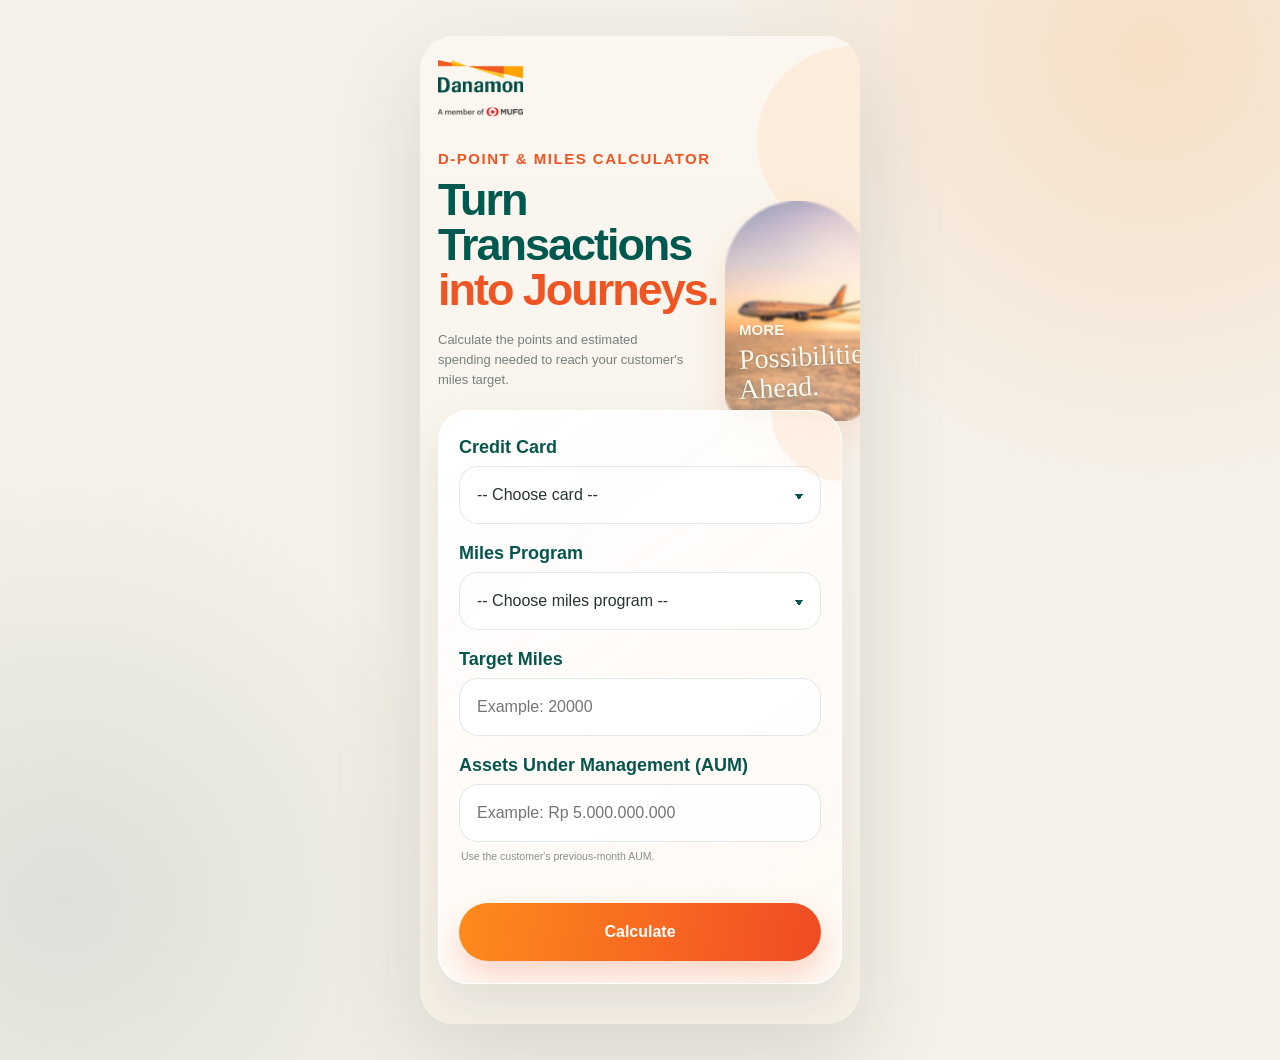
<file: index.html>
<!DOCTYPE html>
<html lang="en">
<head>
    <meta charset="UTF-8">
    <meta name="viewport" content="width=device-width, initial-scale=1.0">

    <title>D-Point & Miles Calculator</title>

    <link rel="stylesheet" href="style.css">
</head>

<body>

    <div class="container">

        <header class="app-header">

<div class="brand-row">

    <img
        src="Logo Danamon.png"
        alt="Danamon"
        class="danamon-logo"
    >

</div>


    <div class="hero">

        <p class="eyebrow">
            D-POINT & MILES CALCULATOR
        </p>

        <h1>
            Turn Transactions
            <span>into Journeys.</span>
        </h1>

        <p class="subtitle">
            Calculate the points and estimated spending needed
            to reach your customer's miles target.
        </p>

       <div class="hero-visual">

    <img
        src="travel-plan.jpg"
        alt="Travel journey"
        class="hero-travel-image"
    >

    <div class="hero-message">
        <span>MORE</span>
        <strong>Possibilities</strong>
        <strong>Ahead.</strong>
    </div>


        </div>

    </div>

</header>

        <div class="calculator">

            <label for="card">Credit Card</label>
            <select id="card">
                <option value="">-- Choose card --</option>
                <option value="amex-platinum">Amex Platinum</option>
                <option value="amex-gold">Amex Gold</option>
                <option value="jcb">JCB Precious</option>
                <option value="world-elite">Mastercard World Elite</option>
            </select>


            <label for="program">Miles Program</label>
            <select id="program">
                <option value="">-- Choose miles program --</option>
            </select>


            <label for="miles">Target Miles</label>
            <input
                type="number"
                id="miles"
                placeholder="Example: 20000"
            >

           <label for="aum">Assets Under Management (AUM)</label>

<input
    type="text"
    id="aum"
    inputmode="numeric"
    placeholder="Example: Rp 5.000.000.000"
>

<small class="helper-text">
    Use the customer's previous-month AUM.
</small>


<div id="transactionTypeSection">

    <label for="transactionType">
        Transaction Type
    </label>

    <select id="transactionType">
        <option value="domestic">Domestic</option>
        <option value="overseas">Overseas</option>
    </select>

</div>


<div id="cardLimitSection">

    <label for="cardLimit">
        Credit Card Limit
    </label>

    <input
        type="text"
        id="cardLimit"
        inputmode="numeric"
        placeholder="Example: Rp 100.000.000"
    >

    <small class="helper-text">
        Used to determine the monthly bonus-eligible transaction cap.
    </small>

</div>


<button id="calculateButton">
    Calculate
</button>

</div>
        <div id="result" class="result">

            <h2>Your Calculation</h2>

            <p>
                Target:
                <strong id="targetResult">-</strong>
            </p>

            <p>
                Required Point:
                <strong id="pointsResult">-</strong>
            </p>

            <p>
                Applied Earning Rate:
                <strong id="earningRateResult">-</strong>
            </p>

            <p>
            <span id="bonusLabel">Bonus / Cap Info </span>:
            <strong id="bonusResult">-</strong>
            </p>

            <p>
                Estimated Required Spending:
                <strong id="spendingResult">-</strong>
            </p>

        </div>

    </div>


    <script src="script.js"></script>

</body>
</html>
</file>
<file: style.css>
/* =========================================
   D-POINT & MILES CALCULATOR
   CLEAN MOBILE-FIRST UI
   ========================================= */

* {
    box-sizing: border-box;
    margin: 0;
    padding: 0;
}

html {
    scroll-behavior: smooth;
}

body {
    min-height: 100vh;

    font-family:
        Inter,
        -apple-system,
        BlinkMacSystemFont,
        "Segoe UI",
        sans-serif;

    color: #064b43;

    background:
        radial-gradient(
            circle at 90% 5%,
            rgba(255, 145, 45, 0.18),
            transparent 28%
        ),
        radial-gradient(
            circle at 5% 85%,
            rgba(0, 89, 78, 0.10),
            transparent 28%
        ),
        #f5f0e8;

    padding: 0;
}


/* =========================================
   MOBILE APP SHELL
   ========================================= */

.container {
    width: 100%;
    max-width: 440px;

    min-height: 100vh;

    margin: 0 auto;

    padding:
        24px
        18px
        40px;

    background:
        linear-gradient(
            180deg,
            #fbf7f0 0%,
            #f7f1e8 100%
        );

    position: relative;
    overflow: hidden;
}


/* =========================================
   BRAND
   ========================================= */

.app-header {
    position: relative;
    z-index: 1;

    padding-bottom: 26px;
}


.brand-row {
    display: flex;
    align-items: center;

    gap: 10px;

    margin-bottom: 34px;
}

.danamon-logo {
    display: block;
    width: 85px;
    height: auto;
    object-fit: contain;
}

.brand-copy span {
    margin-top: 2px;
    color: #818987;
    font-size: 9px;
    letter-spacing: 0.05em;
}

.symbol-orange {
    position: absolute;

    width: 40px;
    height: 8px;

    left: 0;
    top: 5px;

    border-radius: 2px;

    background: #ef5423;

    transform: skewY(8deg);
}


.symbol-yellow {
    position: absolute;

    width: 30px;
    height: 8px;

    right: 0;
    top: 14px;

    border-radius: 2px;

    background: #f6aa1c;

    transform: skewY(-8deg);
}


.brand-copy {
    display: flex;
    flex-direction: column;

    line-height: 1;
}


.brand-copy strong {
    color: #00594e;

    font-size: 18px;
    font-weight: 800;
}


.brand-copy span {
    margin-top: 5px;

    color: #818987;

    font-size: 9px;

    letter-spacing: 0.05em;
}


/* =========================================
   HERO
   ========================================= */

.hero {
    position: relative;

    min-height: 245px;
}


.eyebrow {
    margin-bottom: 11px;

    color: #ef5423;

    font-size: 15px;
    font-weight: 700;

    letter-spacing: 0.10em;
    line-height: 1;
}


.hero h1 {
    position: relative;
    z-index: 2;

    width: 72%;
    max-width: 300px;

    color: #00594e;

    font-size: clamp(35px, 10vw, 45px);

    line-height: 1;

    letter-spacing: -0.045em;

    font-weight: 780;
}


.hero h1 span {
    display: block;

    color: #ef5423;
}


.subtitle {
    position: relative;
    z-index: 2;

    width: 62%;
    max-width: 250px;

    margin-top: 18px;

    color: #75807d;

    font-size: 13px;
    line-height: 1.55;
}

.hero-eyebrow {
    font-family: Inter, "Segoe UI", Arial, sans-serif;
    font-size: 13px;
    font-weight: 700;
    letter-spacing: 0.16em;
    line-height: 1.2;

    color: #f45127;
    text-transform: uppercase;
}

/* =========================================
   TRAVEL VISUAL
   ========================================= */

.hero-visual {
    position: absolute;

    right: -28px;
    top: 50px;

    width: 145px;
    height: 220px;

    overflow: hidden;

    border-radius:
        80px
        80px
        32px
        32px;

    isolation: isolate;

    box-shadow:
        0 18px 35px rgba(226, 101, 42, 0.14);
}

    .hero-travel-image {
    position: absolute;
    inset: 0;

    width: 100%;
    height: 100%;

    object-fit: cover;
    object-position: center;

    z-index: 1;

    filter:
        saturate(0.92)
        contrast(0.96)
        brightness(1.06);

    transform: scale(1.03);
}

    .hero-visual::after {
    content: "";

    position: absolute;
    inset: 0;

    z-index: 2;

    background:
        radial-gradient(
            circle at 78% 24%,
            rgba(255, 240, 220, 0.42),
            transparent 28%
        ),
        radial-gradient(
            circle at 18% 80%,
            rgba(255, 177, 93, 0.28),
            transparent 32%
        ),
        linear-gradient(
            180deg,
            rgba(255, 245, 235, 0.10),
            rgba(243, 125, 54, 0.12)
        );

    backdrop-filter: blur(1.2px);
    -webkit-backdrop-filter: blur(1.2px);

    pointer-events: none;
}


.hero-visual::before {
    content: "";

    position: absolute;

    left: -20%;
    bottom: -18%;

    width: 140%;
    height: 42%;

    z-index: 3;

    background:
        rgba(255, 235, 215, 0.32);

    filter: blur(18px);

    border-radius: 50%;
}


.hero-plane {
    position: absolute;

    right: 25px;
    top: 40px;

    font-size: 34px;

    color: #00594e;

    transform: rotate(-14deg);
}


.hero-message {
    position: absolute;

    left: 14px;
    right: 12px;
    top:auto;
    bottom: 20px;

    z-index: 10;

    display: flex;
    flex-direction: column;

    color: #00594e;

    background: transparent;

    padding: 0;

    backdrop-filter: none;
    -webkit-backdrop-filter: none;
}


.hero-message span {
    margin-bottom: 4px;

    font-size: 15px;
    font-weight: 700;
    letter-spacing: 0.005em;

    color: #fff8ec;
    text-transform: uppercase;

    text-shadow:
        0 1px 3px rgba(0, 70, 60, 0.28);
}

.hero-message strong {
    font-family:
        "Segoe Print",
        "Bradley Hand",
        "Comic Sans MS",
        cursive;

    font-size: 28px;
    line-height: 1.05;
    font-weight: 500;

    color: #fff8ec;

    transform: rotate(-3deg);

    text-shadow:
        0 1px 3px rgba(0, 70, 60, 0.30),
        0 0 8px rgba(255, 255, 255, 0.16);
}


/* decorative hero blobs */

.hero::before {
    content: "";

    position: absolute;

    width: 190px;
    height: 190px;

    right: -105px;
    top: -105px;

    border-radius: 50%;

    background:
        rgba(255, 166, 79, 0.12);
}


/* =========================================
   CALCULATOR CARD
   ========================================= */

.calculator {
    position: relative;
    z-index: 3;

    overflow: hidden;

    margin-top: -12px;

    padding: 26px 20px 22px;

    border-radius: 30px;

    background:
        linear-gradient(
            145deg,
            rgba(255,255,255,0.93),
            rgba(255,249,243,0.88)
        );

    border:
        1px solid rgba(255,255,255,0.95);

    box-shadow:
        0 22px 50px rgba(45, 55, 51, 0.10);

    backdrop-filter: blur(18px);
    -webkit-backdrop-filter: blur(18px);
}


.calculator::before {
    content: "";

    position: absolute;

    width: 140px;
    height: 140px;

    right: -70px;
    top: -70px;

    border-radius: 50%;

    background:
        rgba(255, 151, 66, 0.11);

    pointer-events: none;
}


/* =========================================
   FORM
   ========================================= */

.calculator label {
    display: block;

    margin-top: 19px;
    margin-bottom: 8px;

    color: #07564e;

    font-size: 18px;
    font-weight: 750;
}


.calculator label:first-of-type {
    margin-top: 0;
}


.calculator input,
.calculator select {
    width: 100%;

    min-height: 58px;

    padding:
        0
        17px;

    border:
        1px solid rgba(9, 79, 71, 0.12);

    border-radius: 19px;

    outline: none;

    background:
        rgba(255,255,255,0.87);

    color: #273531;

    font-family: inherit;

    font-size: 16px;

    transition:
        border-color 0.2s ease,
        box-shadow 0.2s ease,
        background 0.2s ease;
}


.calculator input:focus,
.calculator select:focus {
    border-color:
        rgba(239, 84, 35, 0.55);

    background: #fff;

    box-shadow:
        0 0 0 4px
        rgba(239, 84, 35, 0.08);
}


/* Dropdown arrow */

.calculator select {
    appearance: none;

    padding-right: 44px;

    background-image:
        linear-gradient(
            45deg,
            transparent 50%,
            #07564e 50%
        ),
        linear-gradient(
            135deg,
            #07564e 50%,
            transparent 50%
        );

    background-position:
        calc(100% - 21px) 27px,
        calc(100% - 16px) 27px;

    background-size:
        5px 5px,
        5px 5px;

    background-repeat: no-repeat;
}


/* =========================================
   HELPER TEXT
   ========================================= */

.helper-text {
    display: block;

    margin-top: 7px;
    margin-bottom: 13px;

    padding-left: 2px;

    color: #87908e;

    font-size: 10.5px;
    line-height: 1.45;
}


/* =========================================
   CTA
   ========================================= */

#calculateButton {
    width: 100%;

    min-height: 58px;

    margin-top: 26px;

    border: none;

    border-radius: 999px;

    color: #fff;

    background:
        linear-gradient(
            100deg,
            #ff8b1c,
            #f04b24
        );

    font-family: inherit;

    font-size: 16px;
    font-weight: 750;

    cursor: pointer;

    box-shadow:
        0 14px 30px
        rgba(239, 84, 35, 0.22);

    transition:
        transform 0.18s ease;
}


#calculateButton:active {
    transform: scale(0.985);
}


/* =========================================
   RESULT CARD
   ========================================= */

.result {
    display: none;

    position: relative;
    overflow: hidden;

    margin-top: 18px;

    padding: 24px 20px;

    border-radius: 30px;

    color: white;

    background:
        radial-gradient(
            circle at 100% 0%,
            rgba(255, 173, 51, 0.35),
            transparent 30%
        ),
        linear-gradient(
            145deg,
            #073f39,
            #006255
        );

    box-shadow:
        0 20px 45px
        rgba(0, 70, 61, 0.20);
}


.result h2 {
    margin-bottom: 16px;

    color: #ffffff;

    font-size: 22px;
    font-weight: 750;

    letter-spacing: -0.025em;
}

.result p {
    display: grid;

    grid-template-columns:
        minmax(0, 0.9fr)
        minmax(0, 1.1fr);

    gap: 14px;

    padding: 14px 0;

    border-bottom:
        1px solid rgba(255,255,255,0.14);

    color:
        rgba(255,255,255,0.72);

    font-size: 11px;
    line-height: 1.45;
}


.result p:last-child {
    border-bottom: none;
}


.result strong {
    text-align: right;

    color: #fff;

    font-size: 12px;
    line-height: 1.45;

    overflow-wrap: anywhere;
}


/* =========================================
   DESKTOP PRESENTATION
   ========================================= */

@media (min-width: 600px) {

    body {
        padding:
            36px
            20px;
    }

    .container {
        min-height: auto;

        border-radius: 34px;

        box-shadow:
            0 35px 90px
            rgba(48, 58, 54, 0.14);
    }
}


/* =========================================
   SMALL MOBILE
   ========================================= */

@media (max-width: 380px) {

    .container {
        padding:
            20px
            14px
            34px;
    }

    .hero h1 {
        font-size: 36px;
    }

    .hero-visual {
        width: 125px;
        right: -35px;
    }

    .calculator {
        padding:
            24px
            16px
            20px;
    }
}

.result p:nth-of-type(4) {
    grid-template-columns: 1fr;
    gap: 6px;
}

.result p:nth-of-type(4) strong {
    text-align: left;
    font-size: 12px;
    line-height: 1;
}

.result p:last-child strong {
    font-size: 18px;
    font-weight: 800;
}
</file>
